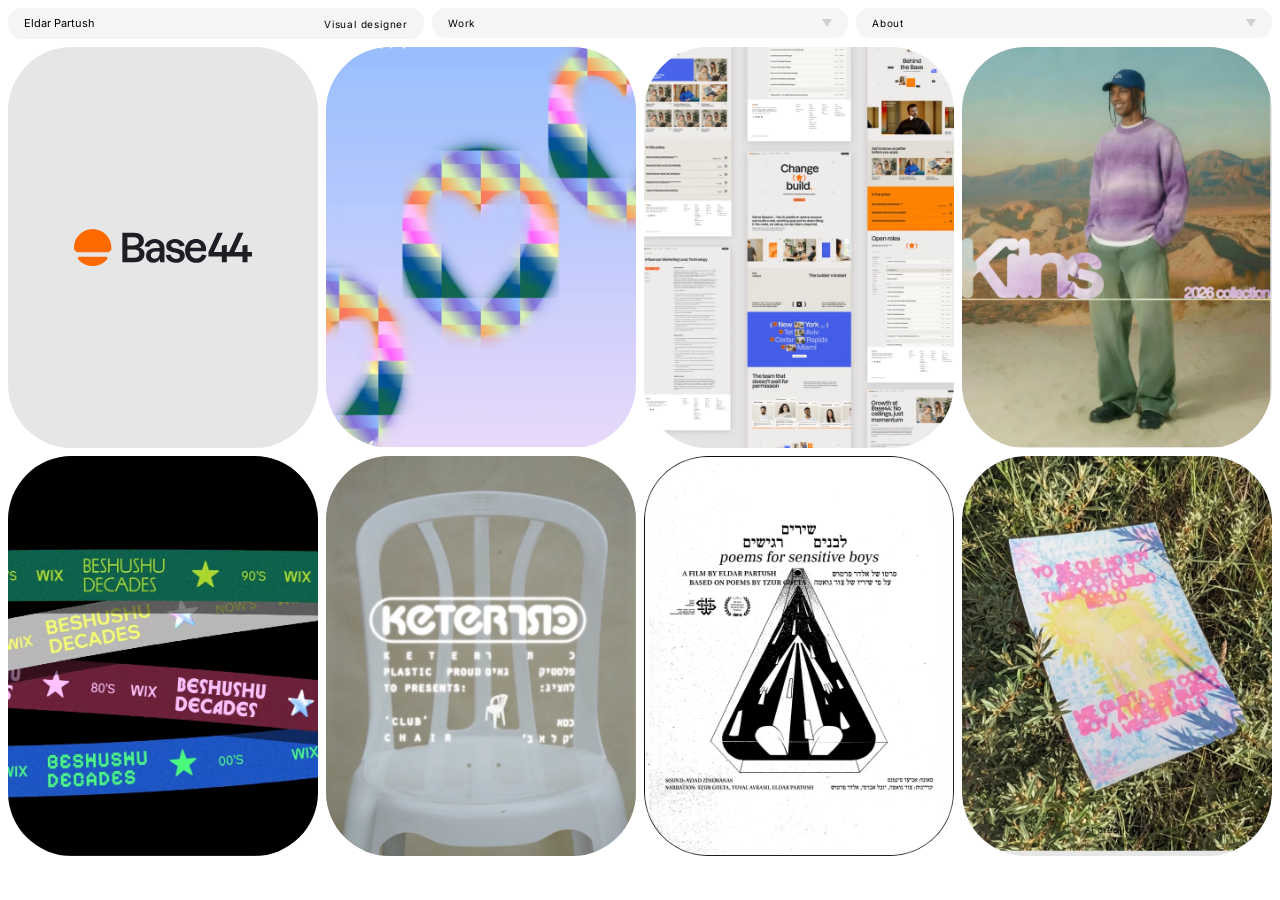
<file: index.html>
<!doctype html>
<html lang="en">
<head>
<meta charset="utf-8">
<meta name="viewport" content="width=device-width, initial-scale=1, viewport-fit=cover">
<meta name="description" content="Eldar Partush, visual designer. Selected work in branding, campaigns, events and motion.">
<title>Eldar Partush</title>
<link rel="preconnect" href="https://fonts.googleapis.com">
<link rel="preconnect" href="https://fonts.gstatic.com" crossorigin>
<link rel="stylesheet" href="https://fonts.googleapis.com/css2?family=Inter:wght@400;500&display=swap">
<style>
  /* Layout: 8px gutter, three equal header pills, a 4-column tile grid; project pages split 50/50 into a sticky info column and a media grid built on the same column width. */
  :root {
    --bg: #ffffff;
    --pill: #f5f5f5;
    --tile: #e6e6e6;
    --ink: #000000;
    --ink-muted: rgba(0, 0, 0, 0.3);
    --ink-caption: #4d4d4d;
    --rule: rgba(0, 0, 0, 0.1);
    --glass: rgba(245, 245, 245, 0.72);
    --font: "Inter", "Helvetica Neue", Arial, system-ui, sans-serif;
    --gap: 8px;
    --pill-r: 14px;
    --hero: 180px;
    color-scheme: light;
  }

  * { box-sizing: border-box; }
  html { -webkit-text-size-adjust: 100%; }
  body {
    margin: 0;
    background: var(--bg);
    color: var(--ink);
    font-family: var(--font);
    font-size: 10px;
    letter-spacing: 0.8px;
    -webkit-font-smoothing: antialiased;
  }
  a { color: inherit; text-decoration: none; }
  button { font: inherit; color: inherit; letter-spacing: inherit; background: none; border: 0; padding: 0; cursor: pointer; text-align: inherit; }
  :focus-visible { outline: 1.5px solid var(--ink); outline-offset: 2px; }

  .wrap {
    padding-inline: var(--gap);
    padding-block: 0 var(--gap);
    container-type: inline-size;
    container-name: page;
  }

  /* ---------- Header ---------- */
  .header {
    position: sticky;
    top: env(safe-area-inset-top, 0px);
    z-index: 20;
    display: grid;
    grid-template-columns: repeat(3, minmax(0, 1fr));
    gap: var(--gap);
    padding-top: var(--gap);
    background: var(--bg);
  }
  .pill {
    display: flex;
    align-items: center;
    justify-content: space-between;
    gap: 12px;
    min-height: 30px;
    padding: 9px 16px;
    border-radius: var(--pill-r);
    background: var(--pill);
    white-space: nowrap;
    width: 100%;
    line-height: 1.2;
  }
  .brand .name { font-size: 11px; letter-spacing: 0; }
  .chev { width: 10px; height: 8px; flex: none; transition: transform .25s ease; }
  .chev-left { width: 8px; height: 10px; flex: none; }
  .menu { position: relative; }
  .menu[data-open="true"] .chev { transform: rotate(180deg); }
  .menu .pill:hover { background: #efefef; }

  .panel {
    position: absolute;
    top: calc(100% + 4px);
    left: 0;
    right: 0;
    max-height: calc(100vh - 60px);
    overflow-y: auto;
    padding: 16px;
    border-radius: var(--pill-r);
    background: var(--glass);
    -webkit-backdrop-filter: blur(24px) saturate(1.2);
    backdrop-filter: blur(24px) saturate(1.2);
    opacity: 0;
    transform: translateY(-4px);
    pointer-events: none;
    transition: opacity .2s ease, transform .2s ease;
  }
  .menu[data-open="true"] .panel { opacity: 1; transform: none; pointer-events: auto; }

  .label { color: var(--ink-muted); text-transform: uppercase; letter-spacing: 0.8px; }
  .divider { height: 1px; background: var(--rule); }
  .rows { display: grid; gap: 8px; letter-spacing: 0.2px; }
  .row { display: grid; grid-template-columns: 1fr 1fr; gap: 8px; }
  .row > * { min-width: 0; }

  .worklist { display: grid; gap: 0; }
  .worklist .head { display: grid; grid-template-columns: 1fr 1fr; gap: 8px; padding-bottom: 8px; border-bottom: 1px solid var(--rule); }
  .worklist a {
    display: grid; grid-template-columns: 1fr 1fr; gap: 8px;
    padding-block: 7px; letter-spacing: 0.2px;
    border-bottom: 1px solid transparent;
    transition: opacity .15s ease;
  }
  .worklist:hover a { opacity: .45; }
  .worklist a:hover, .worklist a:focus-visible { opacity: 1; }

  .about { display: grid; gap: 28px; }
  .about section { display: grid; gap: 8px; }
  .about p { margin: 0; line-height: 1.5; letter-spacing: 0.2px; max-width: 60ch; }
  .about ul { list-style: none; margin: 0; padding: 0; display: grid; gap: 3px; letter-spacing: 0.2px; }
  .about .link { text-decoration: underline; text-decoration-color: var(--rule); text-underline-offset: 2px; overflow-wrap: anywhere; }
  .about .link:hover { text-decoration-color: currentColor; }

  /* ---------- Shared column math ---------- */
  /* The space under the header matches the gap between tiles and frames, on every page */
  .hero-space { height: var(--gap); }
  .main { --col: calc((100cqw - 3 * var(--gap)) / 4); }
  .tile, .media {
    position: relative;
    overflow: hidden;
    background: var(--tile);
    border-radius: calc(var(--col) * 0.2057);
    max-width: 100%;
  }
  .tile img, .tile video, .media img, .media video { display: block; width: 100%; height: 100%; object-fit: cover; }

  /* ---------- Home grid ---------- */
  .grid { display: grid; grid-template-columns: repeat(4, minmax(0, 1fr)); gap: var(--gap); }
  .tile { aspect-ratio: 350 / 452; }
  .tile.logo { display: grid; place-items: center; }
  .tile.logo img { width: 57.7%; height: auto; object-fit: contain; }
  /* Hover caption: black text on a white pill, readable over any image */
  .tile .cap {
    position: absolute; left: 50%; bottom: 5.3%;
    max-width: calc(100% - 32px); width: max-content;
    padding: 7px 14px; border-radius: var(--pill-r);
    background: #ffffff; color: var(--ink);
    white-space: nowrap; overflow: hidden; text-overflow: ellipsis;
    opacity: 0; transform: translate(-50%, 4px);
    transition: opacity .25s ease, transform .25s ease;
    pointer-events: none;
  }
  a.tile img, a.tile video { transition: transform .6s cubic-bezier(.2, .7, .2, 1); }
  a.tile:hover img, a.tile:focus-visible img, a.tile:hover video, a.tile:focus-visible video { transform: scale(1.025); }
  .tile:hover .cap, .tile:focus-visible .cap { opacity: 1; transform: translate(-50%, 0); }
  @media (hover: none) { .tile .cap { opacity: 1; transform: translate(-50%, 0); } }

  /* ---------- Project page ---------- */
  .project { display: grid; grid-template-columns: repeat(2, minmax(0, 1fr)); gap: var(--gap); align-items: start; }
  .info {
    position: sticky;
    top: calc(env(safe-area-inset-top, 0px) + 46px);
    display: grid; gap: var(--gap); min-width: 0;
  }
  .card { background: var(--pill); border-radius: var(--pill-r); padding: 16px; display: grid; gap: 36px; }
  .card section { display: grid; gap: 8px; }
  .card p { margin: 0; letter-spacing: 0.2px; line-height: 1.5; max-width: 72ch; }
  .back:hover { background: #efefef; }
  .todo { color: var(--ink-muted); }

  .media-grid { display: grid; grid-template-columns: repeat(2, minmax(0, 1fr)); gap: var(--gap); min-width: 0; }
  .media { aspect-ratio: 350 / 452; }
  .media.wide { grid-column: 1 / -1; }
  .media.wide.r480 { aspect-ratio: 708 / 480; }
  .media.wide.r452 { aspect-ratio: 708 / 452; }
  .media.wide.r398 { aspect-ratio: 708 / 398; }
  .media.wide.r331 { aspect-ratio: 708 / 331; }
  /* Portrait film: half the media column, 9:16 like the Figma frame (354×629) */
  .media.tall { grid-column: 1; aspect-ratio: 354 / 629; background: #000; }
  .media.embed { background: #ebebe9; clip-path: inset(0 round calc(var(--col) * 0.2057)); }
  .media.embed iframe { position: absolute; inset: 0; width: 100%; height: 100%; border: 0; background: #fff; }
  /* Live sites render at a real viewport width and are scaled down by fitEmbed() */
  .media.embed:not(.video) iframe { inset: auto; top: 0; left: 0; transform-origin: 0 0; }
  /* Player placement taken from the Keter frame in Figma: 647×363 at (31, 58) inside 708×480 */
  .media.embed.video iframe { inset: auto; left: 4.394%; top: 12.14%; width: 91.4%; height: 75.71%; background: #000; }
  .media.embed-fallback { display: block; }
  /* Click-to-play cover: the Figma still with a play pill; on click it becomes the player */
  .media.clickplay { display: block; width: 100%; padding: 0; border: 0; cursor: pointer; font: inherit; }
  .media.clickplay.playing { cursor: default; background: #000; }
  .media.clickplay iframe { position: absolute; inset: 0; width: 100%; height: 100%; border: 0; background: #000; }
  .play-pill {
    position: absolute; left: 50%; bottom: 7%; transform: translateX(-50%);
    padding: 9px 16px; border-radius: var(--pill-r); background: #ffffff; color: var(--ink);
    white-space: nowrap; transition: transform .2s ease;
  }
  .media.clickplay:hover .play-pill, .media.clickplay:focus-visible .play-pill { transform: translateX(-50%) scale(1.06); }
  .embed-cta {
    position: absolute; left: 50%; bottom: 7%; transform: translateX(-50%);
    padding: 9px 16px; border-radius: var(--pill-r); background: var(--glass);
    -webkit-backdrop-filter: blur(16px); backdrop-filter: blur(16px); white-space: nowrap;
  }

  .next { margin-top: var(--gap); }

  /* view switching */
  .view { animation: fade .35s ease both; }
  @keyframes fade { from { opacity: 0; } to { opacity: 1; } }

  /* ---------- Narrow screens ---------- */
  @media (max-width: 900px) {
    :root { --hero: 96px; }
    .main { --col: calc((100cqw - var(--gap)) / 2); }
    .grid { grid-template-columns: repeat(2, minmax(0, 1fr)); }
    .project { grid-template-columns: minmax(0, 1fr); }
    .info { position: static; }
  }
  @media (max-width: 640px) {
    .media.wide.embed:not(.video) { aspect-ratio: 3 / 4; }
  }
  @media (max-width: 640px) {
    :root { --hero: 48px; }
    .header { grid-template-columns: 1fr 1fr; }
    .header .brand { grid-column: 1 / -1; }
    .menu .panel { position: fixed; left: var(--gap); right: var(--gap); top: 88px; max-height: calc(100vh - 100px); }
  }

  @media (prefers-reduced-motion: reduce) {
    *, *::before, *::after { transition: none !important; animation: none !important; }
  }
</style>
</head>
<body>
<div class="wrap">
  <header class="header">
    <a class="pill brand" href="#" aria-label="Eldar Partush, home">
      <span class="name">Eldar Partush</span>
      <span>Visual designer</span>
    </a>

    <div class="menu" id="menu-work" data-open="false">
      <button class="pill" id="btn-work" aria-expanded="false" aria-controls="panel-work">
        <span>Work</span>
        <img class="chev" src="img/chevron.svg" alt="" width="10" height="8">
      </button>
      <div class="panel" id="panel-work" role="region" aria-label="All work">
        <div class="worklist" id="worklist">
          <div class="head label"><span>Title</span><span>Categories</span></div>
        </div>
      </div>
    </div>

    <div class="menu" id="menu-about" data-open="false">
      <button class="pill" id="btn-about" aria-expanded="false" aria-controls="panel-about">
        <span>About</span>
        <img class="chev" src="img/chevron.svg" alt="" width="10" height="8">
      </button>
      <div class="panel" id="panel-about" role="region" aria-label="About">
        <div class="about">
          <section>
            <span class="label">Information</span>
            <div class="divider"></div>
            <p>I'm a visual designer working across brand identity, campaigns, events and motion.</p>
            <p>Curiosity is what drives me. I get a kick out of new tools and pick them up fast, which is how AI found its way into the heart of how I work. In my designs I go for playfulness, vivid color and precision: work that feels fun at first glance and holds up when you look closer.</p>
            <p>I hold a B.Des in Visual Communication from Shenkar. For the past three years I've been at Wix, where I started as a product designer on Wix Studio and today work as a visual designer on the Design Dev team.</p>
          </section>
          <section>
            <span class="label">Services</span>
            <div class="divider"></div>
            <ul>
              <li>Brand identity</li>
              <li>Campaigns</li>
              <li>Event design</li>
              <li>Web design</li>
              <li>Motion design</li>
              <li>AI-driven design</li>
            </ul>
          </section>
          <section>
            <span class="label">Contact</span>
            <div class="divider"></div>
            <div class="rows">
              <div class="row"><span>Mail</span><a class="link" href="mailto:eldar27p@gmail.com">eldar27p@gmail.com</a></div>
              <div class="row"><span>Instagram</span><a class="link" href="https://www.instagram.com/pppartush/" target="_blank" rel="noopener">@pppartush</a></div>
            </div>
          </section>
        </div>
      </div>
    </div>
  </header>

  <div class="hero-space" aria-hidden="true"></div>

  <main class="main" id="app"></main>
</div>

<script>
  // Live sites can be framed only on the GitHub Pages build; build.py flips this to true there.
  const CAN_EMBED = true;

  // Everything editable lives here: tiles on the home grid and the project pages they open.
  const PROJECTS = {
    base44: {
      title: "Base44 Rebrand",
      client: "Base44",
      categories: "Brand identity, Iconography",
      year: "2026",
      description: "As part of the team behind the new Base44 brand, I focused on the icon system: shaping the family of symbols that became a core part of the identity, from early exploration to the final set.",
      media: [
        { src: "img/base44-01.webp", mp4: "video/base44-01.mp4", wide: "r480", alt: "Base44 logo" },
        { src: "img/base44-02.webp", alt: "Logo construction grid" },
        { src: "img/base44-03.webp", alt: "Colour palette: orange, blue, off-white, black, green" },
        { src: "img/base44-04.webp", mp4: "video/base44-04.mp4", alt: "Blue brand symbol on a poster layout" },
        { src: "img/base44-05.webp", alt: "Brand voice words on orange" },
        { src: "img/base44-06.webp", mp4: "video/base44-06.mp4", alt: "Builders campaign with the brand symbol" },
        { src: "img/base44-07.webp", alt: "Symbol pattern in blue" }
      ]
    },
    pride: {
      title: "Pride Month",
      client: "Wix",
      categories: "Campaign, Event branding",
      year: "2025",
      description: "I created the visual language for Pride Month at Wix and carried it across a wide range of touchpoints, from large-format screens and merchandise to communications for the events held on campus.",
      media: [
        { src: "img/pride-01.webp", mp4: "video/pride-01.mp4", wide: "r480", alt: "Pride Month key visual, 25 May to 25 June" },
        { src: "img/pride-02.webp", alt: "Dana International poster on a column" },
        { src: "img/pride-03.webp", alt: "Pride fan held up against the sky" },
        { src: "img/pride-04.webp", mp4: "video/pride-04.mp4", alt: "Pride Month screen in the office lobby" },
        { src: "img/pride-arch.webp", alt: "Striped rainbow arch installation" },
        { src: "img/pride-poster.webp", alt: "Pride Month events poster on a wall" },
        { src: "img/pride-05.webp", mp4: "video/pride-05.mp4", alt: "Pixel hearts" }
      ]
    },
    careers: {
      title: "Base44 Careers",
      client: "Base44",
      categories: "Web design, Interaction",
      year: "2026",
      link: "https://base44.com/careers",
      description: "I designed the Base44 careers site, from its layout and visual system to the interactions that bring it to life. The site was developed with the help of Claude Code.",
      media: [
        // The live site at base44.com; scroll and click through it inside the frame.
        { embed: "https://base44.com/careers", fallback: "img/tile-base44-career.webp", wide: "r480", alt: "Base44 careers site, live" }
      ]
    },
    ai: {
      title: "AI Creations",
      client: "Multiple",
      categories: "AI imagery, Motion",
      year: "2025–2026",
      description: "AI has become part of my everyday toolkit. I weave image and video generation into my design work and campaigns, using it to push ideas further and give them a sharper visual edge. Tools like Weavy and Plnty take me from a rough concept to a finished, moving piece in a fraction of the time. That hands-on work also led me to run workshops on working with AI.",
      media: [
        { src: "img/ai-01.webp", mp4: "video/ai-01.mp4", wide: "r480", alt: "Hiker crossing a snowy ridge" },
        { src: "img/ai-tomato.webp", mp4: "video/ai-tomato.mp4", ratio: "350 / 370", alt: "Felted tomato, stop-motion made with Plnty" },
        { src: "img/ai-03.webp", mp4: "video/ai-03.mp4", ratio: "350 / 370", alt: "Two people in pastel knitwear" },
        { src: "img/ai-05.webp", mp4: "video/tile-kins.mp4", alt: "Kins 2026 collection" },
        { src: "img/ai-02.webp", alt: "Figure in a pink balaclava, Seasons Opening Event" },
        { src: "img/ai-workshop.webp", wide: "r480", alt: "Weavy workshop at Wix" }
      ]
    },
    beshushu: {
      title: "Beshushu Decades",
      client: "Wix",
      categories: "Event branding",
      year: "2025",
      description: "Beshushu Decades was a week-long event at Wix, with a secret performance by a different artist every evening. I led the full graphic identity of the event, building a visual language around the decade each night was tied to, driven by a play of revealing and concealing that runs through the graphics.",
      media: [
        { src: "img/beshushu-01.webp", mp4: "video/beshushu-01.mp4", wide: "r480", alt: "Beshushu Decades ribbons" },
        { src: "img/beshushu-02.webp", alt: "Poster being hung on a wall" },
        { src: "img/besh-unwrap.webp", mp4: "video/beshushu-unwrap.mp4", alt: "Unwrapping a Beshushu Decades poster" },
        { src: "img/beshushu-04.webp", mp4: "video/beshushu-04.mp4", alt: "Campus screen with the ribbons" },
        { src: "img/beshushu-03.webp", alt: "Event stage with the Beshushu screen" }
      ]
    },
    keter: {
      title: "Keter Club",
      client: "Shenkar, student project",
      categories: "Short film, Art direction",
      year: "2022",
      description: "A short film made as a student project at Shenkar, built around the iconic Keter plastic chair and woven together from family and archival footage.",
      media: [
        // Cover from Figma; a click swaps in the Vimeo player and starts the film.
        { cover: "img/keter-cover.webp", vimeo: "https://player.vimeo.com/video/848519919?title=0&byline=0&portrait=0&dnt=1", link: "https://vimeo.com/848519919", wide: "r480", alt: "Keter Club film" },
        { src: "img/keter-02.webp", alt: "Stacked plastic chairs with the Keter Club logo" },
        { src: "img/keter-03.webp", alt: "Archive film still" },
        { src: "img/keter-04.webp", wide: "r452", alt: "End credits over a white chair" }
      ]
    },
    poems: {
      title: "Poems for Sensitive Boys",
      client: "Shenkar, final project",
      categories: "Animation, Short film",
      year: "2023",
      description: "An animated short film based on poems by Tzur Gueta, created as my final project in the Visual Communication program at Shenkar.",
      media: [
        { src: "img/film-01.webp", mp4: "video/film-01.mp4", tall: true, controls: true, alt: "Poems for Sensitive Boys, animated short film" }
      ]
    },
    graphics: {
      title: "Mix Graphic Design",
      client: "Mix",
      categories: "Print, Posters",
      year: "2022–2026",
      description: false,
      media: [
        { src: "img/gfx-01.webp", alt: "Poster lying in the grass" },
        { src: "img/gfx-02.webp", alt: "Happy Birthday gift box" },
        { src: "img/gfx-03.webp", mp4: "video/gfx-03.mp4", wide: "r331", alt: "Graduates Exhibition 2023 animated posters" },
        { src: "img/gfx-gifts.webp", alt: "Floating striped gift boxes" },
        { src: "img/gfx-07.webp", alt: "Eldar's 29th birthday invitation" },
        { src: "img/gfx-superwix-blue.webp", alt: "SuperWix poster for Wix Japan, blue" },
        { src: "img/gfx-superwix-red.webp", alt: "SuperWix poster for Wix Japan, red" }
      ]
    }
  };

  // Home grid, in Figma order. Each tile opens its project page.
  const TILES = [
    { project: "base44", logo: "img/base44-logo.svg", caption: "Base44 Rebrand" },
    { project: "pride", src: "img/tile-pride.webp", mp4: "video/pride-05.mp4", caption: "Pride Month" },
    { project: "careers", src: "img/tile-base44-career.webp", caption: "Base44 Careers" },
    { project: "ai", src: "img/tile-kins.webp", mp4: "video/tile-kins.mp4", caption: "AI Creations", tone: "on-photo" },
    { project: "beshushu", src: "img/tile-beshushu.webp", mp4: "video/tile-beshushu.mp4", caption: "Beshushu Decades", tone: "on-dark" },
    { project: "keter", src: "img/tile-keter.webp", caption: "Keter Club" },
    { project: "poems", src: "img/tile-poems.webp", caption: "Poems for Sensitive Boys" },
    { project: "graphics", src: "img/tile-grass.webp", caption: "Mix Graphic Design", tone: "on-photo" }
  ];

  const ORDER = TILES.map(t => t.project).filter(Boolean);
  const REDUCED_MOTION = window.matchMedia("(prefers-reduced-motion: reduce)").matches;
  const app = document.getElementById("app");
  const esc = s => String(s).replace(/[&<>"]/g, c => ({ "&": "&amp;", "<": "&lt;", ">": "&gt;", '"': "&quot;" }[c]));
  const val = v => v == null ? '<span class="todo">To add</span>' : esc(v);

  function renderHome() {
    const tiles = TILES.map((t, i) => {
      if (t.placeholder) return `<div class="tile" aria-hidden="true"></div>`;
      const eager = i < 4 ? "eager" : "lazy";
      const inner = t.logo
        ? `<img src="${t.logo}" alt="" width="202" height="42">`
        : t.mp4
          ? `<video src="${t.mp4}" poster="${t.src}" muted loop playsinline preload="auto" aria-hidden="true"></video>`
          : `<img src="${t.src}" alt="" width="700" height="904" loading="${eager}" decoding="async">`;
      const cls = `tile${t.logo ? " logo" : ""}${t.tone ? " " + t.tone : ""}`;
      const cap = `<span class="cap">${esc(t.caption)}</span>`;
      return t.project
        ? `<a class="${cls}" href="#${t.project}" aria-label="${esc(t.caption)}">${inner}${cap}</a>`
        : `<div class="${cls}" tabindex="0" aria-label="${esc(t.caption)}">${inner}${cap}</div>`;
    }).join("");
    app.innerHTML = `<div class="view grid">${tiles}</div>`;
    app.querySelectorAll(".tile video").forEach(bindTileVideo);
  }

  // Home tiles stay still until hovered (or focused); touch screens have no hover, so they play on their own there.
  const CAN_HOVER = window.matchMedia("(hover: hover)").matches;
  function bindTileVideo(video) {
    if (REDUCED_MOTION) return;
    if (!CAN_HOVER) { video.play().catch(() => {}); return; }
    const tile = video.closest(".tile");
    const start = () => video.play().catch(() => {});
    const stop = () => { video.pause(); video.currentTime = 0; };
    tile.addEventListener("mouseenter", start);
    tile.addEventListener("mouseleave", stop);
    tile.addEventListener("focus", start);
    tile.addEventListener("blur", stop);
  }

  function renderProject(key) {
    const p = PROJECTS[key];
    const next = ORDER[(ORDER.indexOf(key) + 1) % ORDER.length];
    const media = p.media.map((m, i) => {
      const cls = `media${m.wide ? " wide " + m.wide : ""}${m.tall ? " tall" : ""}`;
      // Frames with their own proportions in Figma (e.g. 350×194) pass `ratio`.
      const ar = m.ratio ? `aspect-ratio:${m.ratio};` : "";
      if (m.cover && CAN_EMBED) return `<button type="button" class="${cls} clickplay" data-src="${m.vimeo}" aria-label="Play ${esc(m.alt)}"><img src="${m.cover}" alt="" width="1416" height="960"><span class="play-pill">▶ Play film</span></button>`;
      if (m.cover) return `<a class="${cls} clickplay" href="${m.link}" target="_blank" rel="noopener"><img src="${m.cover}" alt="${esc(m.alt)}" width="1416" height="960"><span class="play-pill">Watch on Vimeo ↗</span></a>`;
      if (m.embed && CAN_EMBED) return `<div class="${cls} embed${m.video ? " video" : ""}"><iframe src="${m.embed}" title="${esc(m.alt)}" allow="autoplay; fullscreen; picture-in-picture; encrypted-media" allowfullscreen referrerpolicy="${m.video ? "strict-origin-when-cross-origin" : "no-referrer"}"></iframe></div>`;
      if (m.embed) return `<a class="${cls} embed-fallback" href="${m.embed}" target="_blank" rel="noopener"><img src="${m.fallback}" alt="${esc(m.alt)}" width="1416" height="960"><span class="embed-cta">${m.video ? "Watch on Vimeo" : "Open live site"} ↗</span></a>`;
      if (!m.src) return `<div class="${cls}" style="${ar}" aria-hidden="true"></div>`;
      // Silent looping clip; the Figma still is the poster until it plays (and stays put for reduced motion).
      // A film with sound gets a player; everything else is a silent looping clip.
      if (m.mp4 && m.controls) return `<figure class="${cls}" style="margin:0;${ar}"><video src="${m.mp4}" poster="${m.src}" controls playsinline preload="metadata" aria-label="${esc(m.alt)}"></video></figure>`;
      if (m.mp4) return `<figure class="${cls}" style="margin:0;${ar}"><video src="${m.mp4}" poster="${m.src}" ${REDUCED_MOTION ? "" : "autoplay"} muted loop playsinline preload="${i < 3 ? "auto" : "metadata"}" aria-label="${esc(m.alt)}"></video></figure>`;
      const w = m.wide ? 1416 : 700;
      return `<figure class="${cls}" style="margin:0;${ar}"><img src="${m.src}" alt="${esc(m.alt)}" width="${w}" height="904" loading="${i < 3 ? "eager" : "lazy"}" decoding="async"></figure>`;
    }).join("");
    app.innerHTML = `
      <div class="view project">
        <aside class="info">
          <div class="pill"><span>${esc(p.title)}</span></div>
          <a class="pill back" href="#"><span>Back to Overview</span><img class="chev-left" src="img/chevron-2.svg" alt="" width="8" height="10"></a>
          ${p.link ? `<a class="pill back" href="${p.link}" target="_blank" rel="noopener"><span>View live site</span><span aria-hidden="true">↗</span></a>` : ""}
          <div class="card">
            <section>
              <span class="label">Information</span>
              <div class="divider"></div>
              <div class="rows">
                <div class="row"><span>Client:</span><span>${val(p.client)}</span></div>
                <div class="row"><span>Categories:</span><span>${val(p.categories)}</span></div>
                <div class="row"><span>Year:</span><span>${val(p.year)}</span></div>
              </div>
            </section>
${p.description === false ? "" : `
            <section>
              <span class="label">Description</span>
              <div class="divider"></div>
              <p>${p.description == null ? '<span class="todo">Project description goes here. Describe the brief, your role, and the final outcome in two or three sentences.</span>' : esc(p.description)}</p>
            </section>`}
          </div>
          <a class="pill back next" href="#${next}"><span>Next: ${esc(PROJECTS[next].title)}</span><img class="chev-left" src="img/chevron-2.svg" alt="" width="8" height="10" style="transform:rotate(180deg)"></a>
        </aside>
        <div class="media-grid">${media}</div>
      </div>`;
    app.querySelectorAll(".media.embed:not(.video)").forEach(fitEmbed);
    app.querySelectorAll("button.clickplay").forEach(btn => btn.addEventListener("click", () => {
      btn.classList.add("playing");
      btn.innerHTML = `<iframe src="${btn.dataset.src}&autoplay=1" title="${btn.getAttribute("aria-label")}" allow="autoplay; fullscreen; picture-in-picture; encrypted-media" allowfullscreen referrerpolicy="strict-origin-when-cross-origin"></iframe>`;
    }, { once: true }));
  }

  // Show a framed site at a real desktop (or phone) width, scaled down to fit the frame.
  // The inner viewport is a little taller than what shows, so the site's bottom-anchored
  // cookie banner sits below the visible edge instead of covering the content.
  function fitEmbed(box) {
    const frame = box.querySelector("iframe");
    const fit = () => {
      const w = box.clientWidth, h = box.clientHeight;
      if (!w) return;
      const phone = w < 520;
      const vw = phone ? 390 : 1440;
      const hidden = phone ? 220 : 170;
      const s = w / vw;
      frame.style.width = vw + "px";
      frame.style.height = Math.ceil(h / s + hidden) + "px";
      frame.style.transform = `scale(${s})`;
    };
    fit();
    new ResizeObserver(fit).observe(box);
  }

  function route() {
    const key = location.hash.slice(1);
    closeMenus();
    document.body.dataset.view = PROJECTS[key] ? "project" : "home";
    if (PROJECTS[key]) { renderProject(key); document.title = `${PROJECTS[key].title} · Eldar Partush`; }
    else { renderHome(); document.title = "Eldar Partush"; }
    window.scrollTo(0, 0);
  }

  // Work list in the dropdown
  document.getElementById("worklist").insertAdjacentHTML("beforeend",
    ORDER.map(k => `<a href="#${k}"><span>${esc(PROJECTS[k].title)}</span><span>${esc(PROJECTS[k].categories)}</span></a>`).join(""));

  // Dropdowns
  const menus = [["menu-work", "btn-work"], ["menu-about", "btn-about"]].map(([m, b]) => ({ m: document.getElementById(m), b: document.getElementById(b) }));
  function setOpen(x, open) { x.m.dataset.open = String(open); x.b.setAttribute("aria-expanded", String(open)); }
  function closeMenus() { menus.forEach(x => setOpen(x, false)); }
  menus.forEach(x => x.b.addEventListener("click", e => {
    e.stopPropagation();
    const open = x.m.dataset.open !== "true";
    closeMenus();
    setOpen(x, open);
  }));
  document.addEventListener("click", e => { if (!e.target.closest(".menu")) closeMenus(); });
  document.addEventListener("keydown", e => { if (e.key === "Escape") closeMenus(); });

  window.addEventListener("hashchange", route);
  route();
</script>
</body>
</html>
</file>
